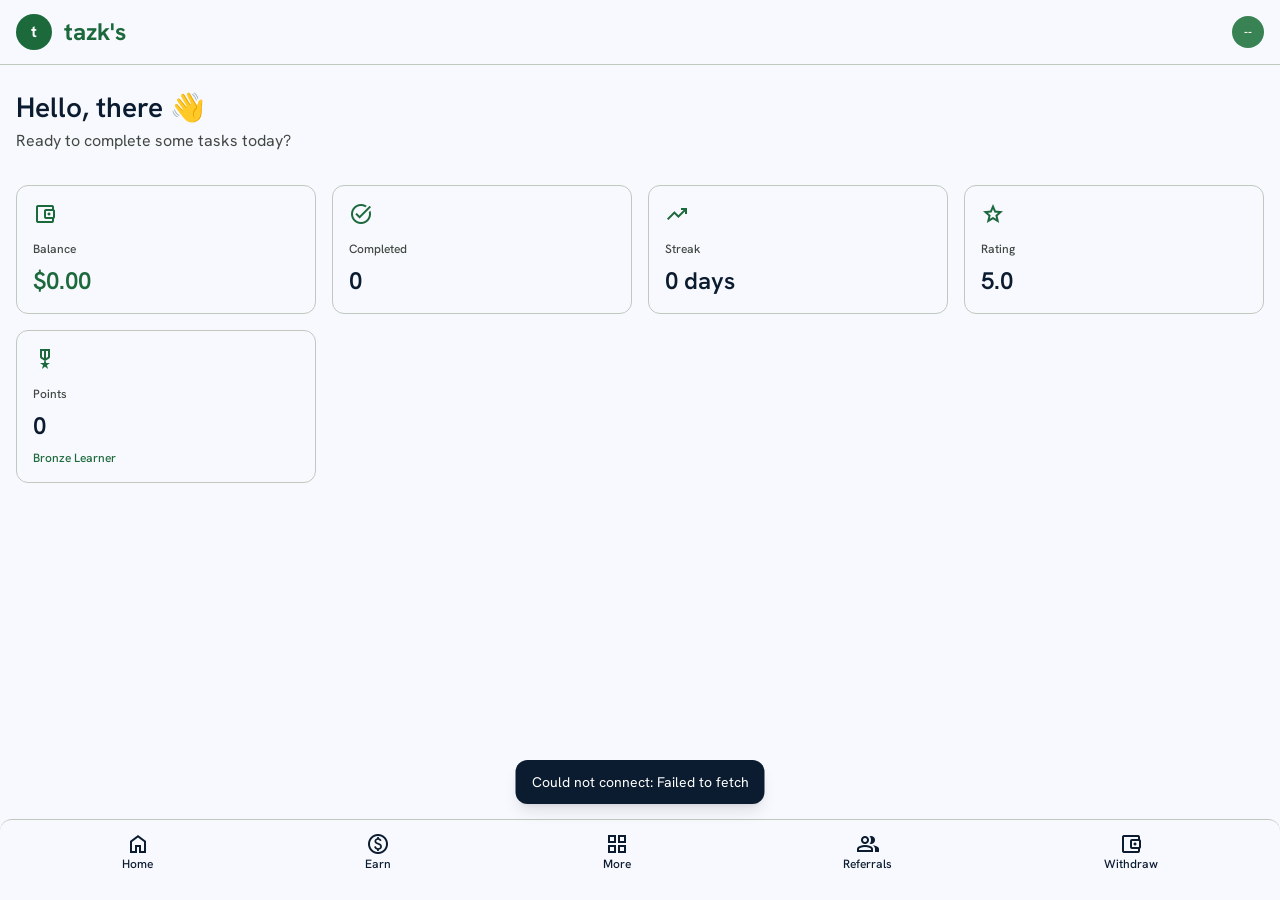
<file: frontend/index.html>
<!DOCTYPE html>
<html class="light" lang="en">
<head>
<meta charset="utf-8"/>
<meta content="width=device-width, initial-scale=1.0" name="viewport"/>
<title>tazk's</title>
<!-- Offline: all assets are local (see static/LICENSES.md). Tailwind is pre-built from tailwind.config.js. -->
<script src="static/vendor/telegram-web-app.js"></script>
<link href="static/css/fonts.css" rel="stylesheet"/>
<link href="static/css/tazks.css" rel="stylesheet"/>
<style>
  body { font-family: 'Hanken Grotesk', sans-serif; }
  .material-symbols-outlined { font-variation-settings: 'FILL' 0, 'wght' 400, 'GRAD' 0, 'opsz' 24; }
  .active-scale:active { transform: scale(0.95); transition: transform 0.15s ease; }
  .no-scrollbar::-webkit-scrollbar { display: none; }
  .no-scrollbar { -ms-overflow-style: none; scrollbar-width: none; }
  .view { display: none; }
  .view.active { display: block; }
  .payout-card.active { border-color: #1c693c; background: #f6fff4; }
  .toast { position: fixed; bottom: 96px; left: 50%; transform: translateX(-50%); z-index: 100; }
</style>
</head>
<body class="bg-background text-on-background min-h-screen pb-24">

<header class="bg-surface border-b border-outline-variant z-50 sticky top-0">
  <div class="flex justify-between items-center px-margin-mobile h-16 w-full max-w-container-max mx-auto">
    <div class="flex items-center gap-3">
      <div class="w-9 h-9 rounded-full bg-primary flex items-center justify-center text-white font-bold">t</div>
      <span class="text-headline-md font-headline-md font-bold text-primary">tazk's</span>
    </div>
    <div id="user-badge" class="w-8 h-8 rounded-full bg-primary-container flex items-center justify-center text-on-primary-container font-bold text-label-md">--</div>
  </div>
</header>

<main class="max-w-container-max mx-auto px-margin-mobile pt-6">

  <!-- HOME -->
  <section id="view-home" class="view active space-y-8">
    <div class="space-y-1">
      <h1 class="font-headline-lg-mobile text-headline-lg-mobile text-on-surface">Hello, <span id="home-name">there</span> 👋</h1>
      <p class="font-body-md text-body-md text-on-surface-variant">Ready to complete some tasks today?</p>
    </div>
    <section class="grid grid-cols-2 md:grid-cols-4 gap-4">
      <div class="bg-surface p-4 rounded-xl border border-outline-variant space-y-2">
        <span class="material-symbols-outlined text-primary">account_balance_wallet</span>
        <p class="font-label-md text-label-md text-on-surface-variant">Balance</p>
        <p class="font-headline-md text-headline-md text-primary">$<span id="stat-balance">0.00</span></p>
      </div>
      <div class="bg-surface p-4 rounded-xl border border-outline-variant space-y-2">
        <span class="material-symbols-outlined text-primary">task_alt</span>
        <p class="font-label-md text-label-md text-on-surface-variant">Completed</p>
        <p class="font-headline-md text-headline-md text-on-surface"><span id="stat-completed">0</span></p>
      </div>
      <div class="bg-surface p-4 rounded-xl border border-outline-variant space-y-2">
        <span class="material-symbols-outlined text-primary">trending_up</span>
        <p class="font-label-md text-label-md text-on-surface-variant">Streak</p>
        <p class="font-headline-md text-headline-md text-on-surface"><span id="stat-streak">0</span> days</p>
      </div>
      <div class="bg-surface p-4 rounded-xl border border-outline-variant space-y-2">
        <span class="material-symbols-outlined text-primary">star</span>
        <p class="font-label-md text-label-md text-on-surface-variant">Rating</p>
        <p class="font-headline-md text-headline-md text-on-surface"><span id="stat-rating">5.0</span></p>
      </div>
      <div class="bg-surface p-4 rounded-xl border border-outline-variant space-y-2">
        <span class="material-symbols-outlined text-primary">military_tech</span>
        <p class="font-label-md text-label-md text-on-surface-variant">Points</p>
        <p class="font-headline-md text-headline-md text-on-surface"><span id="stat-points">0</span></p>
        <p id="stat-level" class="font-label-md text-label-md text-primary">Bronze Learner</p>
      </div>
    </section>

    <!-- TUTORIALS -->
    <section id="tutorials-section" class="space-y-3 hidden">
      <h2 class="font-headline-md text-headline-md text-on-surface">Tutorials</h2>
      <div class="relative bg-black rounded-xl overflow-hidden aspect-video">
        <iframe id="tutorial-player" class="w-full h-full" src="" frameborder="0"
          allow="accelerometer; autoplay; encrypted-media; gyroscope; picture-in-picture" allowfullscreen></iframe>
      </div>
      <button id="tutorial-fullscreen-btn" class="w-full bg-primary-container text-on-primary-container py-2 rounded-lg text-label-md font-label-md">Watch Fullscreen (earns points)</button>
      <div class="relative flex items-center gap-2">
        <button id="tutorial-prev-btn" class="flex-shrink-0 bg-surface border border-outline-variant rounded-full w-9 h-9 flex items-center justify-center">
          <span class="material-symbols-outlined text-lg">chevron_left</span>
        </button>
        <div id="tutorial-card" class="flex-1 flex gap-3 bg-surface border border-outline-variant rounded-lg p-3 cursor-pointer overflow-hidden"></div>
        <button id="tutorial-next-btn" class="flex-shrink-0 bg-surface border border-outline-variant rounded-full w-9 h-9 flex items-center justify-center">
          <span class="material-symbols-outlined text-lg">chevron_right</span>
        </button>
      </div>
      <div id="tutorial-dots" class="flex justify-center gap-2"></div>
    </section>

    <!-- PROMOTIONS -->
    <section id="promo-section" class="space-y-3 hidden">
      <h2 class="font-headline-md text-headline-md text-on-surface">Promotions</h2>
      <div id="promo-carousel" class="relative rounded-xl overflow-hidden bg-surface border border-outline-variant" style="aspect-ratio: 16/9;"></div>
      <div id="promo-dots" class="flex justify-center gap-2"></div>
    </section>

    <!-- MOMENTS (gifs/animations) -->
    <section id="moments-section" class="space-y-3 hidden">
      <h2 class="font-headline-md text-headline-md text-on-surface">Moments</h2>
      <div id="moments-strip" class="flex gap-3 overflow-x-auto no-scrollbar pb-2"></div>
    </section>
  </section>

  <!-- EARN -->
  <section id="view-earn" class="view space-y-8">
    <section class="p-6 rounded-2xl shadow-lg relative overflow-hidden text-on-primary-container bg-primary">
      <p class="font-label-lg text-label-lg opacity-90 mb-1">Available Balance</p>
      <h1 class="font-headline-xl text-headline-xl tracking-tight mb-2">$<span id="earn-balance">0.00</span></h1>
      <p class="font-body-sm text-body-sm opacity-90"><span id="earn-pending-count">0</span> submissions pending review</p>
    </section>
    <section>
      <h2 class="font-headline-md text-headline-md text-on-surface mb-4">Earn Rewards</h2>
      <div id="task-list" class="grid grid-cols-1 md:grid-cols-2 gap-4"></div>
    </section>
  </section>

  <!-- MORE -->
  <section id="view-more" class="view space-y-8">
    <section>
      <h2 class="font-headline-md text-headline-md text-on-surface mb-1">Daily Reward</h2>
      <p class="font-body-sm text-body-sm text-on-surface-variant mb-4">Current streak: <span id="daily-streak">0</span> day(s)</p>
      <button id="claim-daily-btn" class="w-full bg-primary text-white font-label-lg text-label-lg py-4 rounded-xl active-scale">Claim today's reward</button>
    </section>
  </section>

  <!-- REFERRALS -->
  <section id="view-referrals" class="view space-y-8">
    <section class="rounded-xl bg-primary text-white p-6 space-y-2">
      <h2 class="font-headline-md text-headline-md">Share the Wealth, Get Rewards</h2>
      <p class="font-body-sm text-body-sm opacity-90">Invite your friends and earn once they're active in the app.</p>
    </section>
    <section class="grid grid-cols-2 gap-4">
      <div class="bg-surface p-4 rounded-xl border border-outline-variant">
        <p class="font-label-md text-label-md text-on-surface-variant">Total Referrals</p>
        <p class="font-headline-md text-headline-md text-primary"><span id="ref-count">0</span></p>
      </div>
      <div class="bg-surface p-4 rounded-xl border border-outline-variant">
        <p class="font-label-md text-label-md text-on-surface-variant">Earned from Referrals</p>
        <p class="font-headline-md text-headline-md text-primary">$<span id="ref-earned">0.00</span></p>
      </div>
    </section>
    <section class="bg-surface border border-outline-variant rounded-xl p-4 space-y-3">
      <p class="font-label-md text-label-md text-on-surface-variant">Your Referral Code</p>
      <div class="flex items-center justify-between">
        <span id="ref-code" class="font-bold text-lg">------</span>
        <button id="copy-ref-btn" class="bg-primary-container text-on-primary-container px-3 py-2 rounded-lg text-label-md active-scale">Copy link</button>
      </div>
    </section>
  </section>

  <!-- WITHDRAW -->
  <section id="view-withdraw" class="view space-y-8">
    <section class="rounded-xl bg-primary-container text-on-primary-container p-6">
      <p class="font-label-lg text-label-lg uppercase tracking-wider opacity-80 mb-1">Available Balance</p>
      <h2 class="font-headline-xl text-headline-xl">$<span id="wd-balance">0.00</span></h2>
    </section>
    <section>
      <h3 class="font-headline-md text-headline-md mb-4 text-on-surface">Choose Payout Method</h3>
      <div class="grid grid-cols-2 md:grid-cols-4 gap-4" id="payout-methods">
        <button class="payout-card active border border-outline-variant bg-white p-4 rounded-xl flex flex-col items-center justify-center gap-2" data-method="M-Pesa">
          <span class="material-symbols-outlined text-3xl text-primary">phone_android</span>
          <span class="font-label-md text-label-md">M-Pesa</span>
        </button>
        <button class="payout-card border border-outline-variant bg-white p-4 rounded-xl flex flex-col items-center justify-center gap-2" data-method="EthioTelebirr">
          <span class="material-symbols-outlined text-3xl text-primary">account_balance</span>
          <span class="font-label-md text-label-md">EthioTelebirr</span>
        </button>
        <button class="payout-card border border-outline-variant bg-white p-4 rounded-xl flex flex-col items-center justify-center gap-2" data-method="CBEBirr">
          <span class="material-symbols-outlined text-3xl text-primary">payments</span>
          <span class="font-label-md text-label-md">CBEBirr</span>
        </button>
        <button class="payout-card border border-outline-variant bg-white p-4 rounded-xl flex flex-col items-center justify-center gap-2" data-method="EBirr">
          <span class="material-symbols-outlined text-3xl text-primary">wallet</span>
          <span class="font-label-md text-label-md">EBirr</span>
        </button>
      </div>
    </section>
    <section class="bg-white border border-outline-variant rounded-xl p-6 shadow-sm space-y-6">
      <div class="space-y-2">
        <label class="block font-label-md text-label-md text-on-surface-variant">Amount to Withdraw</label>
        <input id="wd-amount" class="w-full px-4 py-4 rounded-lg border border-outline-variant outline-none" placeholder="0.00" type="number"/>
        <p class="text-body-sm font-body-sm text-on-surface-variant">Min: $10.00</p>
      </div>
      <div class="space-y-2">
        <label class="block font-label-md text-label-md text-on-surface-variant">Account Number / Phone</label>
        <input id="wd-account" class="w-full px-4 py-4 rounded-lg border border-outline-variant outline-none" placeholder="Enter your identifier" type="text"/>
      </div>
      <button id="wd-submit" class="w-full bg-primary text-white py-4 rounded-xl font-label-lg text-label-lg active-scale">Request Withdrawal</button>
      <p id="wd-status" class="text-body-sm font-body-sm text-on-surface-variant"></p>
    </section>
  </section>

</main>

<nav class="fixed bottom-0 left-0 w-full z-50 flex justify-around items-center px-4 py-2 pb-6 bg-surface border-t border-outline-variant rounded-t-xl">
  <a data-view="home" class="nav-link flex flex-col items-center justify-center px-3 py-1" href="#">
    <span class="material-symbols-outlined">home</span><span class="font-label-md text-label-md">Home</span>
  </a>
  <a data-view="earn" class="nav-link flex flex-col items-center justify-center px-3 py-1" href="#">
    <span class="material-symbols-outlined">monetization_on</span><span class="font-label-md text-label-md">Earn</span>
  </a>
  <a data-view="more" class="nav-link flex flex-col items-center justify-center px-3 py-1" href="#">
    <span class="material-symbols-outlined">grid_view</span><span class="font-label-md text-label-md">More</span>
  </a>
  <a data-view="referrals" class="nav-link flex flex-col items-center justify-center px-3 py-1" href="#">
    <span class="material-symbols-outlined">group</span><span class="font-label-md text-label-md">Referrals</span>
  </a>
  <a data-view="withdraw" class="nav-link flex flex-col items-center justify-center px-3 py-1" href="#">
    <span class="material-symbols-outlined">account_balance_wallet</span><span class="font-label-md text-label-md">Withdraw</span>
  </a>
</nav>

<div id="toast" class="toast hidden bg-on-surface text-white px-4 py-3 rounded-xl shadow-lg text-body-sm"></div>

<div id="fs-modal" class="hidden fixed inset-0 bg-black z-[200] flex flex-col">
  <div class="flex items-center justify-between p-3 text-white">
    <span id="fs-points-badge" class="bg-primary px-3 py-1 rounded-full text-label-md font-label-md"></span>
    <button id="fs-close-btn" class="text-white text-2xl px-2">&times;</button>
  </div>
  <div class="flex-1">
    <iframe id="fs-player" class="w-full h-full" src="" frameborder="0"
      allow="accelerometer; autoplay; encrypted-media; gyroscope; picture-in-picture" allowfullscreen></iframe>
  </div>
</div>

<script>
// ---------------------------------------------------------------------------
// CONFIG -- point this at your deployed backend (see README).
// ---------------------------------------------------------------------------
// API base: same-origin when the page is served by the backend on port 5000;
// otherwise local pages (localhost / 127.0.0.1 / file:) talk to http://<host>:5000,
// overridable with ?api=http://127.0.0.1:5099 (local pages only) or window.TAZKS_API_BASE.
// Anywhere else (Telegram / hosted) it stays the deployed backend below.
const API_BASE = (() => {
  const loc = window.location;
  const isLocal = loc.protocol === "file:" || ["localhost", "127.0.0.1"].includes(loc.hostname);
  if (typeof window.TAZKS_API_BASE === "string") return window.TAZKS_API_BASE.replace(/\/$/, "");
  const q = isLocal ? new URLSearchParams(loc.search).get("api") : null;
  if (q) return q.replace(/\/$/, "");
  if (isLocal) return loc.port === "5000" ? "" : `http://${loc.hostname || "127.0.0.1"}:5000`;
  return "https://tazks-realapi-2026.onrender.com"; // real backend URL (unchanged)
})();

const tg = window.Telegram?.WebApp;
let state = null;

function toast(msg) {
  const el = document.getElementById("toast");
  el.textContent = msg;
  el.classList.remove("hidden");
  setTimeout(() => el.classList.add("hidden"), 2500);
}

// -- Telegram plumbing: every backend call carries initData so the server
// can verify it really came from this Telegram user (see telegram_auth.py).
async function api(path, options = {}) {
  const headers = { "Content-Type": "application/json", ...(options.headers || {}) };
  if (tg?.initData) headers["X-Telegram-Init-Data"] = tg.initData;
  const res = await fetch(API_BASE + path, { ...options, headers });
  if (!res.ok) {
    const body = await res.json().catch(() => ({}));
    throw new Error(body.error || `Request failed (${res.status})`);
  }
  return res.json();
}

let currentView = "home";
const viewHistory = []; // previous screens, for the Telegram BackButton

function showView(name, fromBack = false) {
  if (!fromBack && name !== currentView) viewHistory.push(currentView);
  if (name === "home") viewHistory.length = 0;
  currentView = name;
  document.querySelectorAll(".view").forEach(v => v.classList.remove("active"));
  document.getElementById(`view-${name}`).classList.add("active");
  document.querySelectorAll(".nav-link").forEach(a => {
    const active = a.dataset.view === name;
    a.classList.toggle("text-primary", active);
    a.classList.toggle("text-on-surface-variant", !active);
  });
  tg?.BackButton?.[name === "home" ? "hide" : "show"]();
}

function goBack() {
  const fs = document.getElementById("fs-modal");
  if (!fs.classList.contains("hidden")) { document.getElementById("fs-close-btn").click(); return; }
  showView(viewHistory.pop() || "home", true);
}
tg?.BackButton?.onClick(goBack);

document.querySelectorAll(".nav-link").forEach(a => {
  a.addEventListener("click", (e) => { e.preventDefault(); showView(a.dataset.view); });
});

function renderTasks(tasks) {
  const list = document.getElementById("task-list");
  list.innerHTML = "";
  tasks.forEach(t => {
    const card = document.createElement("div");
    card.className = "bg-white p-5 rounded-xl border-l-4 border-primary border border-outline-variant active-scale cursor-pointer";
    card.innerHTML = `
      <div class="flex items-start justify-between mb-3">
        <span class="bg-primary-container text-on-primary-container px-3 py-1 rounded-full text-label-md font-label-md">${t.tag || ""}</span>
      </div>
      <h3 class="font-headline-md text-headline-md mb-1">${t.title}</h3>
      <p class="font-body-sm text-body-sm text-on-surface-variant mb-4">${t.description}</p>
      <div class="flex items-center justify-between border-t border-outline-variant pt-3">
        <span class="text-primary font-label-lg">Earn up to $${t.reward_max.toFixed(2)}/task</span>
        <button class="do-task bg-primary text-white px-4 py-2 rounded-lg text-label-md" data-id="${t.id}">Start</button>
      </div>`;
    list.appendChild(card);
  });
  list.querySelectorAll(".do-task").forEach(btn => {
    btn.addEventListener("click", async () => {
      try {
        const r = await api(`/api/tasks/${btn.dataset.id}/complete`, { method: "POST" });
        toast(`Submitted for review -- $${r.reward.toFixed(2)} pending`);
      } catch (e) { toast(e.message); }
    });
  });
}

function getYoutubeId(url) {
  if (!url) return null;
  const match = url.match(/(?:youtube\.com\/(?:watch\?v=|embed\/)|youtu\.be\/)([\w-]{11})/);
  return match ? match[1] : null;
}

function youtubeEmbedUrl(url, autoplay) {
  const id = getYoutubeId(url);
  if (!id) return "";
  return `https://www.youtube.com/embed/${id}?rel=0&modestbranding=1${autoplay ? "&autoplay=1&mute=1" : ""}`;
}

function levelForPoints(points) {
  if (points >= 300) return "Diamond Learner";
  if (points >= 150) return "Gold Learner";
  if (points >= 50) return "Silver Learner";
  return "Bronze Learner";
}

let watchedBannerIds = new Set();
let currentTutorialId = null;

let tutorialVideos = [];
let tutorialIndex = 0;

function selectTutorialByIndex(i) {
  if (!tutorialVideos.length) return;
  tutorialIndex = (i + tutorialVideos.length) % tutorialVideos.length;
  const v = tutorialVideos[tutorialIndex];
  currentTutorialId = v.id;
  document.getElementById("tutorial-player").src = youtubeEmbedUrl(v.link_url, true);
  renderTutorialCard(v);
}

function renderTutorialCard(v) {
  const thumb = v.image_url || (getYoutubeId(v.link_url) ? `https://img.youtube.com/vi/${getYoutubeId(v.link_url)}/hqdefault.jpg` : "");
  const watched = watchedBannerIds.has(v.id);
  const card = document.getElementById("tutorial-card");
  card.innerHTML = `
    <div class="relative w-20 h-20 flex-shrink-0">
      <img src="${thumb}" class="w-20 h-20 object-cover rounded-md" alt="">
      ${watched ? '<span class="absolute -top-1 -right-1 bg-primary text-white rounded-full w-5 h-5 flex items-center justify-center text-xs">✓</span>' : ""}
    </div>
    <div class="min-w-0 flex-1">
      <p class="font-label-lg text-label-lg leading-tight mb-1">${v.title}</p>
      <p class="text-xs text-on-surface-variant leading-snug" style="display:-webkit-box;-webkit-line-clamp:3;-webkit-box-orient:vertical;overflow:hidden;">${v.description || ""}</p>
    </div>`;

  const dots = document.getElementById("tutorial-dots");
  dots.innerHTML = "";
  tutorialVideos.forEach((_, i) => {
    const dot = document.createElement("span");
    dot.className = `w-2 h-2 rounded-full cursor-pointer ${i === tutorialIndex ? "bg-primary" : "bg-outline-variant"}`;
    dot.addEventListener("click", () => selectTutorialByIndex(i));
    dots.appendChild(dot);
  });
}

function renderTutorials(videos) {
  const section = document.getElementById("tutorials-section");
  if (!videos || videos.length === 0) { section.classList.add("hidden"); return; }
  section.classList.remove("hidden");
  tutorialVideos = videos;

  const keepIndex = tutorialVideos.findIndex(v => v.id === currentTutorialId);
  selectTutorialByIndex(keepIndex >= 0 ? keepIndex : 0);
}

document.getElementById("tutorial-prev-btn").addEventListener("click", () => selectTutorialByIndex(tutorialIndex - 1));
document.getElementById("tutorial-next-btn").addEventListener("click", () => selectTutorialByIndex(tutorialIndex + 1));
document.getElementById("tutorial-card").addEventListener("click", () => {
  const v = tutorialVideos[tutorialIndex];
  if (v) openFullscreenVideo(v);
});

// swipe support on the card (left = next, right = prev)
(() => {
  let touchStartX = null;
  const card = document.getElementById("tutorial-card");
  card.addEventListener("touchstart", (e) => { touchStartX = e.touches[0].clientX; });
  card.addEventListener("touchend", (e) => {
    if (touchStartX === null) return;
    const dx = e.changedTouches[0].clientX - touchStartX;
    if (Math.abs(dx) > 40) selectTutorialByIndex(tutorialIndex + (dx < 0 ? 1 : -1));
    touchStartX = null;
  });
})();

let promoTimer = null;

function renderPromos(photos) {
  const section = document.getElementById("promo-section");
  const carousel = document.getElementById("promo-carousel");
  const dots = document.getElementById("promo-dots");
  clearInterval(promoTimer);

  if (!photos || photos.length === 0) { section.classList.add("hidden"); return; }
  section.classList.remove("hidden");

  let idx = 0;
  function show(i) {
    idx = i;
    const p = photos[idx];
    carousel.innerHTML = `
      <img src="${p.image_url}" class="w-full h-full object-cover" alt="">
      <div class="absolute bottom-0 left-0 right-0 bg-gradient-to-t from-black/70 to-transparent p-3">
        <p class="text-white font-label-lg text-label-lg">${p.title}</p>
        <p class="text-white/90 text-xs">${p.description || ""}</p>
      </div>`;
    carousel.style.cursor = p.link_url ? "pointer" : "default";
    carousel.onclick = p.link_url ? () => { tg?.openLink ? tg.openLink(p.link_url) : window.open(p.link_url, "_blank"); } : null;
    dots.querySelectorAll("span").forEach((d, i2) => d.classList.toggle("bg-primary", i2 === idx));
  }

  dots.innerHTML = "";
  photos.forEach((_, i) => {
    const dot = document.createElement("span");
    dot.className = "w-2 h-2 rounded-full bg-outline-variant cursor-pointer";
    dot.addEventListener("click", () => show(i));
    dots.appendChild(dot);
  });

  show(0);
  promoTimer = setInterval(() => show((idx + 1) % photos.length), 4000);
}

function renderMoments(gifs) {
  const section = document.getElementById("moments-section");
  const strip = document.getElementById("moments-strip");
  if (!gifs || gifs.length === 0) { section.classList.add("hidden"); return; }
  section.classList.remove("hidden");
  strip.innerHTML = "";
  gifs.forEach(g => {
    const card = document.createElement("div");
    card.className = "flex-shrink-0 bg-surface border border-outline-variant rounded-lg overflow-hidden";
    card.style.maxHeight = "160px";
    card.innerHTML = `
      <img src="${g.image_url}" class="h-[120px] w-auto object-contain" alt="">
      ${g.title ? `<p class="text-xs text-center px-2 py-1 truncate max-w-[160px]">${g.title}</p>` : ""}`;
    if (g.link_url) {
      card.style.cursor = "pointer";
      card.addEventListener("click", () => { tg?.openLink ? tg.openLink(g.link_url) : window.open(g.link_url, "_blank"); });
    }
    strip.appendChild(card);
  });
}

async function openFullscreenVideo(banner) {
  document.getElementById("fs-player").src = youtubeEmbedUrl(banner.link_url, true);
  document.getElementById("fs-modal").classList.remove("hidden");
  document.getElementById("fs-points-badge").textContent = watchedBannerIds.has(banner.id)
    ? "Already earned" : `+${banner.points} pts`;

  if (!watchedBannerIds.has(banner.id)) {
    try {
      const r = await api(`/api/banners/${banner.id}/watch`, { method: "POST" });
      if (r.newly_awarded) {
        watchedBannerIds.add(banner.id);
        document.getElementById("stat-points").textContent = r.total_points;
        document.getElementById("stat-level").textContent = levelForPoints(r.total_points);
        toast(`+${r.newly_awarded} points earned!`);
        if (r.bonus_awarded) toast(`Tutorials complete! +${r.bonus_awarded} bonus points`);
      }
    } catch (e) { /* points are a bonus feature, don't block video playback on failure */ }
  }
}

document.getElementById("tutorial-fullscreen-btn").addEventListener("click", () => {
  const banner = state.banners.find(b => b.id === currentTutorialId);
  if (banner) openFullscreenVideo(banner);
});

document.getElementById("fs-close-btn").addEventListener("click", () => {
  document.getElementById("fs-modal").classList.add("hidden");
  document.getElementById("fs-player").src = "";
});

function renderBanners(banners) {
  const videos = (banners || []).filter(b => b.media_type === "video" && b.link_url);
  const photos = (banners || []).filter(b => b.media_type === "photo" && b.image_url);
  const gifs = (banners || []).filter(b => b.media_type === "gif" && b.image_url);
  renderTutorials(videos);
  renderPromos(photos);
  renderMoments(gifs);
}

function renderState() {
  const u = state.user;
  watchedBannerIds = new Set(state.watched_banner_ids || []);
  document.getElementById("user-badge").textContent = (u.first_name || "?").slice(0, 2).toUpperCase();
  document.getElementById("home-name").textContent = u.first_name || "there";
  document.getElementById("stat-balance").textContent = u.balance.toFixed(2);
  document.getElementById("stat-completed").textContent = u.completed_tasks;
  document.getElementById("stat-streak").textContent = state.daily.streak;
  document.getElementById("stat-rating").textContent = u.rating.toFixed(1);
  document.getElementById("stat-points").textContent = u.points || 0;
  document.getElementById("stat-level").textContent = levelForPoints(u.points || 0);
  renderBanners(state.banners);

  document.getElementById("earn-balance").textContent = u.balance.toFixed(2);
  renderTasks(state.tasks);

  document.getElementById("daily-streak").textContent = state.daily.streak;
  const claimBtn = document.getElementById("claim-daily-btn");
  claimBtn.disabled = state.daily.claimed_today;
  claimBtn.textContent = state.daily.claimed_today ? "Already claimed today" : "Claim today's reward";
  claimBtn.classList.toggle("opacity-50", state.daily.claimed_today);

  document.getElementById("ref-count").textContent = state.referrals.count;
  document.getElementById("ref-earned").textContent = state.referrals.earned.toFixed(2);
  document.getElementById("ref-code").textContent = state.referrals.code;

  document.getElementById("wd-balance").textContent = u.balance.toFixed(2);
}

document.getElementById("claim-daily-btn").addEventListener("click", async () => {
  try {
    const r = await api("/api/rewards/daily/claim", { method: "POST" });
    toast(`+$${r.reward.toFixed(2)} claimed! Streak: ${r.streak}`);
    await loadState();
  } catch (e) { toast(e.message); }
});

document.getElementById("copy-ref-btn").addEventListener("click", () => {
  const code = document.getElementById("ref-code").textContent;
  const botUsername = "Tazksearn_bot"; // no @ symbol needed
  const link = `https://t.me/${botUsername}?start=${code}`;
  navigator.clipboard?.writeText(link);
  toast("Referral link copied");
});

document.querySelectorAll(".payout-card").forEach(btn => {
  btn.addEventListener("click", () => {
    document.querySelectorAll(".payout-card").forEach(b => b.classList.remove("active"));
    btn.classList.add("active");
  });
});

document.getElementById("wd-submit").addEventListener("click", async () => {
  const amount = document.getElementById("wd-amount").value;
  const account = document.getElementById("wd-account").value;
  const method = document.querySelector(".payout-card.active")?.dataset.method;
  const statusEl = document.getElementById("wd-status");
  try {
    const r = await api("/api/withdraw", { method: "POST", body: JSON.stringify({ amount, account, method }) });
    statusEl.textContent = r.message;
    toast("Withdrawal request submitted for review");
    await loadState();
  } catch (e) {
    statusEl.textContent = e.message;
  }
});

async function loadState() {
  state = await api("/api/state");
  renderState();
}

async function boot() {
  tg?.ready();
  tg?.expand();
  try {
    await api("/api/auth", { method: "POST" }); // creates the user on first visit
    await loadState();
  } catch (e) {
    toast("Could not connect: " + e.message);
  }
}

boot();
</script>
</body>
</html>
</file>
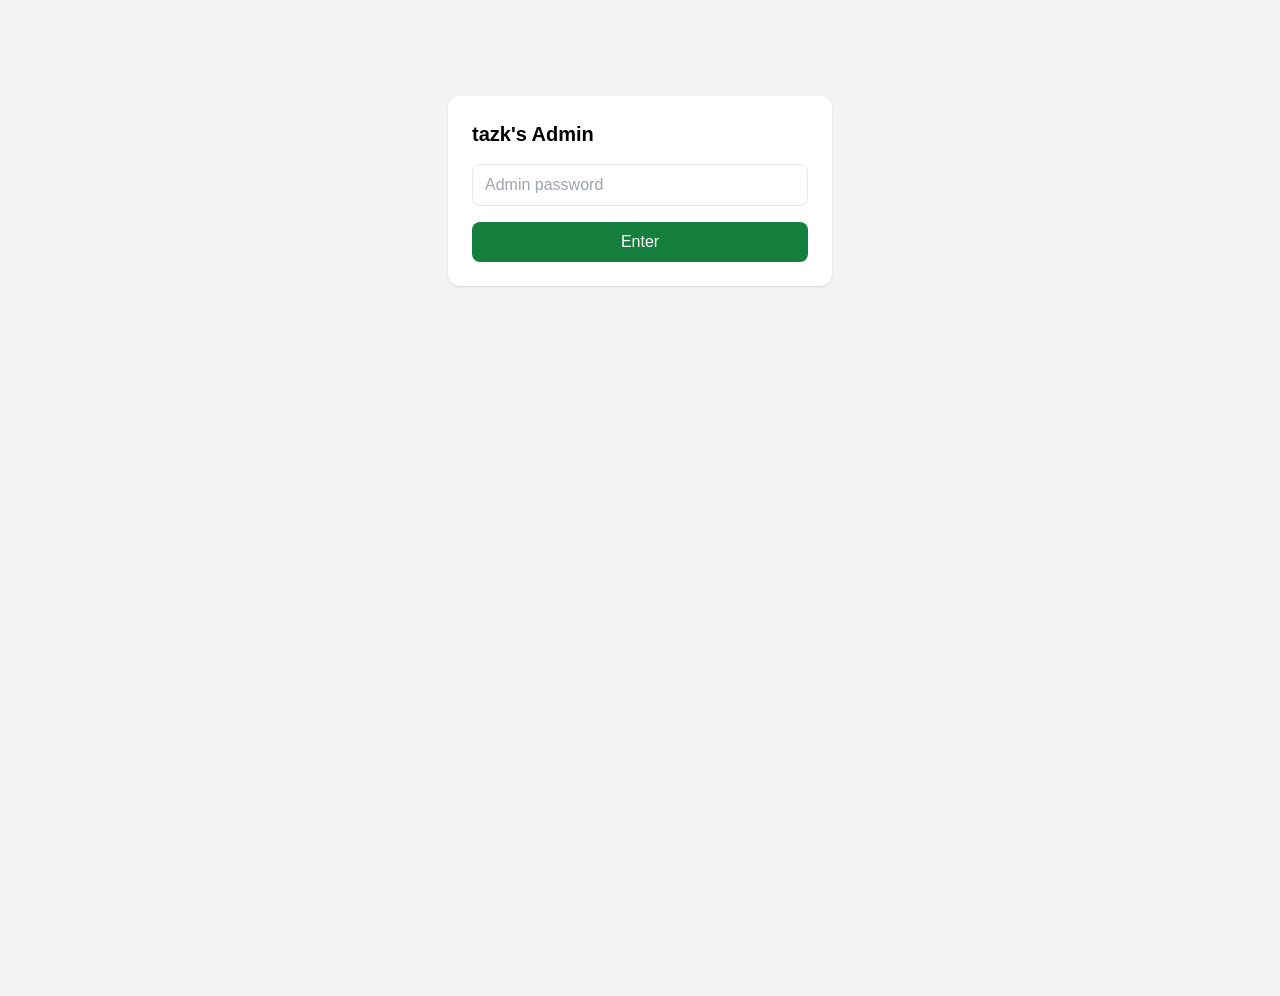
<file: frontend/admin.html>
<!DOCTYPE html>
<html lang="en">
<head>
<meta charset="utf-8"/>
<meta content="width=device-width, initial-scale=1.0" name="viewport"/>
<title>tazk's Admin</title>
<link href="static/css/admin.css" rel="stylesheet"/>
<style>body{font-family:sans-serif;}</style>
</head>
<body class="bg-gray-100 min-h-screen">

<div id="login-screen" class="max-w-sm mx-auto mt-24 bg-white p-6 rounded-xl shadow space-y-4">
  <h1 class="text-xl font-bold">tazk's Admin</h1>
  <input id="secret-input" type="password" placeholder="Admin password" class="w-full border rounded-lg px-3 py-2"/>
  <button id="login-btn" class="w-full bg-green-700 text-white py-2 rounded-lg">Enter</button>
  <p id="login-error" class="text-red-600 text-sm hidden">Wrong password or can't reach the server.</p>
</div>

<div id="admin-panel" class="hidden max-w-3xl mx-auto p-6 space-y-10">
  <h1 class="text-2xl font-bold text-green-800">tazk's Admin</h1>

  <section class="bg-white rounded-xl shadow p-5 space-y-4">
    <h2 class="text-lg font-semibold">Add a Task</h2>
    <div class="grid grid-cols-2 gap-3">
      <input id="t-title" placeholder="Title" class="border rounded-lg px-3 py-2 col-span-2"/>
      <input id="t-desc" placeholder="Description" class="border rounded-lg px-3 py-2 col-span-2"/>
      <input id="t-category" placeholder="Category (e.g. social, ads, surveys)" class="border rounded-lg px-3 py-2"/>
      <input id="t-tag" placeholder="Tag badge (e.g. High Yield)" class="border rounded-lg px-3 py-2"/>
      <input id="t-min" type="number" step="0.01" placeholder="Min reward $" class="border rounded-lg px-3 py-2"/>
      <input id="t-max" type="number" step="0.01" placeholder="Max reward $" class="border rounded-lg px-3 py-2"/>
    </div>
    <button id="add-task-btn" class="bg-green-700 text-white px-4 py-2 rounded-lg">Add Task</button>
  </section>

  <section class="bg-white rounded-xl shadow p-5 space-y-3">
    <h2 class="text-lg font-semibold">Existing Tasks</h2>
    <div id="task-table" class="space-y-2"></div>
  </section>

  <section class="bg-white rounded-xl shadow p-5 space-y-3">
    <h2 class="text-lg font-semibold">Pending Submissions</h2>
    <p class="text-sm text-gray-500">Approve to credit the task reward to the user's balance (once). Reject to refuse it.</p>
    <div id="completion-table" class="space-y-2"></div>
  </section>

  <section class="bg-white rounded-xl shadow p-5 space-y-4">
    <h2 class="text-lg font-semibold">Add Media (Tutorial Video / Promo Photo / Moment Gif)</h2>
    <div class="grid grid-cols-2 gap-3">
      <select id="b-type" class="border rounded-lg px-3 py-2 col-span-2">
        <option value="video">Tutorial Video (YouTube link)</option>
        <option value="photo">Promo Photo (slideshow)</option>
        <option value="gif">Moment (gif/animation)</option>
        <option value="link">Plain link (opens in browser)</option>
      </select>
      <input id="b-title" placeholder="Title / short name" class="border rounded-lg px-3 py-2 col-span-2"/>
      <input id="b-desc" placeholder="Description (max ~3 lines shown)" class="border rounded-lg px-3 py-2 col-span-2"/>
      <input id="b-image" placeholder="Image/thumbnail URL (optional for video -- auto-fetched from YouTube if blank)" class="border rounded-lg px-3 py-2 col-span-2"/>
      <input id="b-link" placeholder="Link URL (YouTube URL for videos, or any link)" class="border rounded-lg px-3 py-2 col-span-2"/>
      <input id="b-points" type="number" placeholder="Points (videos only, e.g. 10)" class="border rounded-lg px-3 py-2"/>
      <input id="b-order" type="number" placeholder="Sort order (0 = first)" class="border rounded-lg px-3 py-2"/>
    </div>
    <button id="add-banner-btn" class="bg-green-700 text-white px-4 py-2 rounded-lg">Add</button>
  </section>

  <section class="bg-white rounded-xl shadow p-5 space-y-3">
    <h2 class="text-lg font-semibold">Existing Media</h2>
    <div id="banner-table" class="space-y-2"></div>
  </section>
</div>

<script>
// API base: same-origin when the page is served by the backend on port 5000;
// otherwise local pages (localhost / 127.0.0.1 / file:) talk to http://<host>:5000,
// overridable with ?api=http://127.0.0.1:5099 (local pages only) or window.TAZKS_API_BASE.
// Anywhere else (Telegram / hosted) it stays the deployed backend below.
const API_BASE = (() => {
  const loc = window.location;
  const isLocal = loc.protocol === "file:" || ["localhost", "127.0.0.1"].includes(loc.hostname);
  if (typeof window.TAZKS_API_BASE === "string") return window.TAZKS_API_BASE.replace(/\/$/, "");
  const q = isLocal ? new URLSearchParams(loc.search).get("api") : null;
  if (q) return q.replace(/\/$/, "");
  if (isLocal) return loc.port === "5000" ? "" : `http://${loc.hostname || "127.0.0.1"}:5000`;
  return "https://tazks-realapi-2026.onrender.com"; // real backend URL (unchanged)
})();

let SECRET = "";

async function adminApi(path, options = {}) {
  const headers = { "Content-Type": "application/json", "X-Admin-Secret": SECRET, ...(options.headers || {}) };
  const res = await fetch(API_BASE + path, { ...options, headers });
  if (!res.ok) throw new Error((await res.json().catch(() => ({}))).error || `Request failed (${res.status})`);
  return res.json();
}

document.getElementById("login-btn").addEventListener("click", async () => {
  SECRET = document.getElementById("secret-input").value.trim();
  try {
    await loadTasks();
    await loadBanners();
    await loadCompletions();
    document.getElementById("login-screen").classList.add("hidden");
    document.getElementById("admin-panel").classList.remove("hidden");
  } catch (e) {
    document.getElementById("login-error").classList.remove("hidden");
  }
});

function taskRow(t) {
  const div = document.createElement("div");
  div.className = "flex items-center justify-between border rounded-lg px-3 py-2";
  div.innerHTML = `
    <div>
      <p class="font-medium">${t.title} <span class="text-xs text-gray-500">(${t.category}${t.tag ? ", " + t.tag : ""})</span></p>
      <p class="text-sm text-gray-600">${t.description}</p>
      <p class="text-sm text-green-700">$${t.reward_min.toFixed(2)} - $${t.reward_max.toFixed(2)} ${t.is_active ? "" : "<span class='text-red-500'>(inactive)</span>"}</p>
    </div>
    <div class="flex gap-2">
      <button class="toggle-task text-sm bg-gray-200 px-2 py-1 rounded" data-id="${t.id}" data-active="${t.is_active}">${t.is_active ? "Disable" : "Enable"}</button>
      <button class="delete-task text-sm bg-red-100 text-red-700 px-2 py-1 rounded" data-id="${t.id}">Delete</button>
    </div>`;
  return div;
}

async function loadTasks() {
  const { tasks } = await adminApi("/api/admin/tasks");
  const table = document.getElementById("task-table");
  table.innerHTML = "";
  tasks.forEach(t => table.appendChild(taskRow(t)));

  table.querySelectorAll(".delete-task").forEach(btn => btn.addEventListener("click", async () => {
    if (!confirm("Delete this task?")) return;
    await adminApi(`/api/admin/tasks/${btn.dataset.id}`, { method: "DELETE" });
    loadTasks();
  }));
  table.querySelectorAll(".toggle-task").forEach(btn => btn.addEventListener("click", async () => {
    const t = tasks.find(x => x.id == btn.dataset.id);
    t.is_active = t.is_active ? 0 : 1;
    await adminApi(`/api/admin/tasks/${t.id}`, { method: "PUT", body: JSON.stringify(t) });
    loadTasks();
  }));
}

document.getElementById("add-task-btn").addEventListener("click", async () => {
  const body = {
    title: document.getElementById("t-title").value,
    description: document.getElementById("t-desc").value,
    category: document.getElementById("t-category").value,
    tag: document.getElementById("t-tag").value,
    reward_min: document.getElementById("t-min").value,
    reward_max: document.getElementById("t-max").value,
  };
  try {
    await adminApi("/api/admin/tasks", { method: "POST", body: JSON.stringify(body) });
    ["t-title", "t-desc", "t-category", "t-tag", "t-min", "t-max"].forEach(id => document.getElementById(id).value = "");
    loadTasks();
  } catch (e) { alert(e.message); }
});

const esc = (v) => String(v ?? "").replace(/[&<>"']/g, ch => ({"&":"&amp;","<":"&lt;",">":"&gt;",'"':"&quot;","'":"&#39;"}[ch]));

function completionRow(c) {
  const div = document.createElement("div");
  div.className = "flex items-center justify-between border rounded-lg px-3 py-2";
  const who = c.username ? "@" + c.username : (c.first_name || "user") + " (" + c.telegram_id + ")";
  div.innerHTML = `
    <div>
      <p class="font-medium">${esc(c.task_title || "Task #" + c.task_id)} <span class="text-xs text-gray-500">#${c.id}</span></p>
      <p class="text-sm text-gray-600">${esc(who)} &middot; ${esc(c.created_at)}</p>
      <p class="text-sm text-green-700">$${c.reward.toFixed(2)}</p>
    </div>
    <div class="flex gap-2">
      <button class="approve-completion text-sm bg-green-700 text-white px-2 py-1 rounded" data-id="${c.id}">Approve</button>
      <button class="reject-completion text-sm bg-red-100 text-red-700 px-2 py-1 rounded" data-id="${c.id}">Reject</button>
    </div>`;
  return div;
}

async function loadCompletions() {
  const { completions } = await adminApi("/api/admin/completions?status=pending_review");
  const table = document.getElementById("completion-table");
  table.innerHTML = completions.length ? "" : '<p class="text-sm text-gray-500">Nothing waiting for review.</p>';
  completions.forEach(c => table.appendChild(completionRow(c)));

  table.querySelectorAll(".approve-completion").forEach(btn => btn.addEventListener("click", async () => {
    try { await adminApi(`/api/admin/completions/${btn.dataset.id}/approve`, { method: "POST" }); }
    catch (e) { alert(e.message); }
    loadCompletions();
  }));
  table.querySelectorAll(".reject-completion").forEach(btn => btn.addEventListener("click", async () => {
    if (!confirm("Reject this submission?")) return;
    try { await adminApi(`/api/admin/completions/${btn.dataset.id}/reject`, { method: "POST" }); }
    catch (e) { alert(e.message); }
    loadCompletions();
  }));
}

function bannerRow(b) {
  const div = document.createElement("div");
  div.className = "flex items-center justify-between border rounded-lg px-3 py-2";
  div.innerHTML = `
    <div>
      <p class="font-medium">${b.title} <span class="text-xs bg-gray-200 px-2 py-0.5 rounded">${b.media_type}</span> ${b.is_active ? "" : "<span class='text-red-500 text-xs'>(inactive)</span>"}</p>
      <p class="text-sm text-gray-600">${b.description || ""}</p>
      <p class="text-sm text-blue-600 break-all">${b.link_url || ""}</p>
      ${b.media_type === "video" ? `<p class="text-sm text-green-700">${b.points} points</p>` : ""}
    </div>
    <div class="flex gap-2">
      <button class="toggle-banner text-sm bg-gray-200 px-2 py-1 rounded" data-id="${b.id}">${b.is_active ? "Disable" : "Enable"}</button>
      <button class="delete-banner text-sm bg-red-100 text-red-700 px-2 py-1 rounded" data-id="${b.id}">Delete</button>
    </div>`;
  return div;
}

async function loadBanners() {
  const { banners } = await adminApi("/api/admin/banners");
  const table = document.getElementById("banner-table");
  table.innerHTML = "";
  banners.forEach(b => table.appendChild(bannerRow(b)));

  table.querySelectorAll(".delete-banner").forEach(btn => btn.addEventListener("click", async () => {
    if (!confirm("Delete this banner?")) return;
    await adminApi(`/api/admin/banners/${btn.dataset.id}`, { method: "DELETE" });
    loadBanners();
  }));
  table.querySelectorAll(".toggle-banner").forEach(btn => btn.addEventListener("click", async () => {
    const b = banners.find(x => x.id == btn.dataset.id);
    b.is_active = b.is_active ? 0 : 1;
    await adminApi(`/api/admin/banners/${b.id}`, { method: "PUT", body: JSON.stringify(b) });
    loadBanners();
  }));
}

document.getElementById("add-banner-btn").addEventListener("click", async () => {
  const body = {
    media_type: document.getElementById("b-type").value,
    title: document.getElementById("b-title").value,
    description: document.getElementById("b-desc").value,
    image_url: document.getElementById("b-image").value,
    link_url: document.getElementById("b-link").value,
    points: document.getElementById("b-points").value || 0,
    sort_order: document.getElementById("b-order").value || 0,
  };
  try {
    await adminApi("/api/admin/banners", { method: "POST", body: JSON.stringify(body) });
    ["b-title", "b-desc", "b-image", "b-link", "b-points", "b-order"].forEach(id => document.getElementById(id).value = "");
    loadBanners();
  } catch (e) { alert(e.message); }
});
</script>
</body>
</html>
</file>
<file: frontend/static/css/fonts.css>
/* Local copies of Google Fonts: Hanken Grotesk (SIL OFL 1.1), Material Symbols Outlined (Apache 2.0). */
/* cyrillic-ext */
@font-face {
  font-family: 'Hanken Grotesk';
  font-style: normal;
  font-weight: 400;
  font-display: swap;
  src: url(../fonts/hanken-grotesk-ieVn2YZDLWuGJpnzaiwFXS9tYtpQ59CjCQ.woff2) format('woff2');
  unicode-range: U+0460-052F, U+1C80-1C8A, U+20B4, U+2DE0-2DFF, U+A640-A69F, U+FE2E-FE2F;
}
/* vietnamese */
@font-face {
  font-family: 'Hanken Grotesk';
  font-style: normal;
  font-weight: 400;
  font-display: swap;
  src: url(../fonts/hanken-grotesk-ieVn2YZDLWuGJpnzaiwFXS9tYtpS59CjCQ.woff2) format('woff2');
  unicode-range: U+0102-0103, U+0110-0111, U+0128-0129, U+0168-0169, U+01A0-01A1, U+01AF-01B0, U+0300-0301, U+0303-0304, U+0308-0309, U+0323, U+0329, U+1EA0-1EF9, U+20AB;
}
/* latin-ext */
@font-face {
  font-family: 'Hanken Grotesk';
  font-style: normal;
  font-weight: 400;
  font-display: swap;
  src: url(../fonts/hanken-grotesk-ieVn2YZDLWuGJpnzaiwFXS9tYtpT59CjCQ.woff2) format('woff2');
  unicode-range: U+0100-02BA, U+02BD-02C5, U+02C7-02CC, U+02CE-02D7, U+02DD-02FF, U+0304, U+0308, U+0329, U+1D00-1DBF, U+1E00-1E9F, U+1EF2-1EFF, U+2020, U+20A0-20AB, U+20AD-20C4, U+2113, U+2C60-2C7F, U+A720-A7FF;
}
/* latin */
@font-face {
  font-family: 'Hanken Grotesk';
  font-style: normal;
  font-weight: 400;
  font-display: swap;
  src: url(../fonts/hanken-grotesk-ieVn2YZDLWuGJpnzaiwFXS9tYtpd59A.woff2) format('woff2');
  unicode-range: U+0000-00FF, U+0131, U+0152-0153, U+02BB-02BC, U+02C6, U+02DA, U+02DC, U+0304, U+0308, U+0329, U+2000-206F, U+20AC, U+2122, U+2191, U+2193, U+2212, U+2215, U+FEFF, U+FFFD;
}
/* cyrillic-ext */
@font-face {
  font-family: 'Hanken Grotesk';
  font-style: normal;
  font-weight: 500;
  font-display: swap;
  src: url(../fonts/hanken-grotesk-ieVn2YZDLWuGJpnzaiwFXS9tYtpQ59CjCQ.woff2) format('woff2');
  unicode-range: U+0460-052F, U+1C80-1C8A, U+20B4, U+2DE0-2DFF, U+A640-A69F, U+FE2E-FE2F;
}
/* vietnamese */
@font-face {
  font-family: 'Hanken Grotesk';
  font-style: normal;
  font-weight: 500;
  font-display: swap;
  src: url(../fonts/hanken-grotesk-ieVn2YZDLWuGJpnzaiwFXS9tYtpS59CjCQ.woff2) format('woff2');
  unicode-range: U+0102-0103, U+0110-0111, U+0128-0129, U+0168-0169, U+01A0-01A1, U+01AF-01B0, U+0300-0301, U+0303-0304, U+0308-0309, U+0323, U+0329, U+1EA0-1EF9, U+20AB;
}
/* latin-ext */
@font-face {
  font-family: 'Hanken Grotesk';
  font-style: normal;
  font-weight: 500;
  font-display: swap;
  src: url(../fonts/hanken-grotesk-ieVn2YZDLWuGJpnzaiwFXS9tYtpT59CjCQ.woff2) format('woff2');
  unicode-range: U+0100-02BA, U+02BD-02C5, U+02C7-02CC, U+02CE-02D7, U+02DD-02FF, U+0304, U+0308, U+0329, U+1D00-1DBF, U+1E00-1E9F, U+1EF2-1EFF, U+2020, U+20A0-20AB, U+20AD-20C4, U+2113, U+2C60-2C7F, U+A720-A7FF;
}
/* latin */
@font-face {
  font-family: 'Hanken Grotesk';
  font-style: normal;
  font-weight: 500;
  font-display: swap;
  src: url(../fonts/hanken-grotesk-ieVn2YZDLWuGJpnzaiwFXS9tYtpd59A.woff2) format('woff2');
  unicode-range: U+0000-00FF, U+0131, U+0152-0153, U+02BB-02BC, U+02C6, U+02DA, U+02DC, U+0304, U+0308, U+0329, U+2000-206F, U+20AC, U+2122, U+2191, U+2193, U+2212, U+2215, U+FEFF, U+FFFD;
}
/* cyrillic-ext */
@font-face {
  font-family: 'Hanken Grotesk';
  font-style: normal;
  font-weight: 600;
  font-display: swap;
  src: url(../fonts/hanken-grotesk-ieVn2YZDLWuGJpnzaiwFXS9tYtpQ59CjCQ.woff2) format('woff2');
  unicode-range: U+0460-052F, U+1C80-1C8A, U+20B4, U+2DE0-2DFF, U+A640-A69F, U+FE2E-FE2F;
}
/* vietnamese */
@font-face {
  font-family: 'Hanken Grotesk';
  font-style: normal;
  font-weight: 600;
  font-display: swap;
  src: url(../fonts/hanken-grotesk-ieVn2YZDLWuGJpnzaiwFXS9tYtpS59CjCQ.woff2) format('woff2');
  unicode-range: U+0102-0103, U+0110-0111, U+0128-0129, U+0168-0169, U+01A0-01A1, U+01AF-01B0, U+0300-0301, U+0303-0304, U+0308-0309, U+0323, U+0329, U+1EA0-1EF9, U+20AB;
}
/* latin-ext */
@font-face {
  font-family: 'Hanken Grotesk';
  font-style: normal;
  font-weight: 600;
  font-display: swap;
  src: url(../fonts/hanken-grotesk-ieVn2YZDLWuGJpnzaiwFXS9tYtpT59CjCQ.woff2) format('woff2');
  unicode-range: U+0100-02BA, U+02BD-02C5, U+02C7-02CC, U+02CE-02D7, U+02DD-02FF, U+0304, U+0308, U+0329, U+1D00-1DBF, U+1E00-1E9F, U+1EF2-1EFF, U+2020, U+20A0-20AB, U+20AD-20C4, U+2113, U+2C60-2C7F, U+A720-A7FF;
}
/* latin */
@font-face {
  font-family: 'Hanken Grotesk';
  font-style: normal;
  font-weight: 600;
  font-display: swap;
  src: url(../fonts/hanken-grotesk-ieVn2YZDLWuGJpnzaiwFXS9tYtpd59A.woff2) format('woff2');
  unicode-range: U+0000-00FF, U+0131, U+0152-0153, U+02BB-02BC, U+02C6, U+02DA, U+02DC, U+0304, U+0308, U+0329, U+2000-206F, U+20AC, U+2122, U+2191, U+2193, U+2212, U+2215, U+FEFF, U+FFFD;
}
/* cyrillic-ext */
@font-face {
  font-family: 'Hanken Grotesk';
  font-style: normal;
  font-weight: 700;
  font-display: swap;
  src: url(../fonts/hanken-grotesk-ieVn2YZDLWuGJpnzaiwFXS9tYtpQ59CjCQ.woff2) format('woff2');
  unicode-range: U+0460-052F, U+1C80-1C8A, U+20B4, U+2DE0-2DFF, U+A640-A69F, U+FE2E-FE2F;
}
/* vietnamese */
@font-face {
  font-family: 'Hanken Grotesk';
  font-style: normal;
  font-weight: 700;
  font-display: swap;
  src: url(../fonts/hanken-grotesk-ieVn2YZDLWuGJpnzaiwFXS9tYtpS59CjCQ.woff2) format('woff2');
  unicode-range: U+0102-0103, U+0110-0111, U+0128-0129, U+0168-0169, U+01A0-01A1, U+01AF-01B0, U+0300-0301, U+0303-0304, U+0308-0309, U+0323, U+0329, U+1EA0-1EF9, U+20AB;
}
/* latin-ext */
@font-face {
  font-family: 'Hanken Grotesk';
  font-style: normal;
  font-weight: 700;
  font-display: swap;
  src: url(../fonts/hanken-grotesk-ieVn2YZDLWuGJpnzaiwFXS9tYtpT59CjCQ.woff2) format('woff2');
  unicode-range: U+0100-02BA, U+02BD-02C5, U+02C7-02CC, U+02CE-02D7, U+02DD-02FF, U+0304, U+0308, U+0329, U+1D00-1DBF, U+1E00-1E9F, U+1EF2-1EFF, U+2020, U+20A0-20AB, U+20AD-20C4, U+2113, U+2C60-2C7F, U+A720-A7FF;
}
/* latin */
@font-face {
  font-family: 'Hanken Grotesk';
  font-style: normal;
  font-weight: 700;
  font-display: swap;
  src: url(../fonts/hanken-grotesk-ieVn2YZDLWuGJpnzaiwFXS9tYtpd59A.woff2) format('woff2');
  unicode-range: U+0000-00FF, U+0131, U+0152-0153, U+02BB-02BC, U+02C6, U+02DA, U+02DC, U+0304, U+0308, U+0329, U+2000-206F, U+20AC, U+2122, U+2191, U+2193, U+2212, U+2215, U+FEFF, U+FFFD;
}

/* fallback */
@font-face {
  font-family: 'Material Symbols Outlined';
  font-style: normal;
  font-weight: 100 700;
  font-display: swap;
  src: url(../fonts/material-symbols-outlined-kJEPBvYX7BgnkSrUwT8OhrdQw4oELdPIeeII9v6oDMzBwG-RpA6RzaxHMPdY40KH8nGzv3fzfVJO1Q.woff2) format('woff2');
}

.material-symbols-outlined {
  font-family: 'Material Symbols Outlined';
  font-weight: normal;
  font-style: normal;
  font-size: 24px;
  line-height: 1;
  letter-spacing: normal;
  text-transform: none;
  display: inline-block;
  white-space: nowrap;
  word-wrap: normal;
  direction: ltr;
  -webkit-font-feature-settings: 'liga';
  -webkit-font-smoothing: antialiased;
}
</file>
<file: frontend/static/css/tazks.css>
*,:after,:before{--tw-border-spacing-x:0;--tw-border-spacing-y:0;--tw-translate-x:0;--tw-translate-y:0;--tw-rotate:0;--tw-skew-x:0;--tw-skew-y:0;--tw-scale-x:1;--tw-scale-y:1;--tw-pan-x: ;--tw-pan-y: ;--tw-pinch-zoom: ;--tw-scroll-snap-strictness:proximity;--tw-gradient-from-position: ;--tw-gradient-via-position: ;--tw-gradient-to-position: ;--tw-ordinal: ;--tw-slashed-zero: ;--tw-numeric-figure: ;--tw-numeric-spacing: ;--tw-numeric-fraction: ;--tw-ring-inset: ;--tw-ring-offset-width:0px;--tw-ring-offset-color:#fff;--tw-ring-color:rgba(59,130,246,.5);--tw-ring-offset-shadow:0 0 #0000;--tw-ring-shadow:0 0 #0000;--tw-shadow:0 0 #0000;--tw-shadow-colored:0 0 #0000;--tw-blur: ;--tw-brightness: ;--tw-contrast: ;--tw-grayscale: ;--tw-hue-rotate: ;--tw-invert: ;--tw-saturate: ;--tw-sepia: ;--tw-drop-shadow: ;--tw-backdrop-blur: ;--tw-backdrop-brightness: ;--tw-backdrop-contrast: ;--tw-backdrop-grayscale: ;--tw-backdrop-hue-rotate: ;--tw-backdrop-invert: ;--tw-backdrop-opacity: ;--tw-backdrop-saturate: ;--tw-backdrop-sepia: ;--tw-contain-size: ;--tw-contain-layout: ;--tw-contain-paint: ;--tw-contain-style: }::backdrop{--tw-border-spacing-x:0;--tw-border-spacing-y:0;--tw-translate-x:0;--tw-translate-y:0;--tw-rotate:0;--tw-skew-x:0;--tw-skew-y:0;--tw-scale-x:1;--tw-scale-y:1;--tw-pan-x: ;--tw-pan-y: ;--tw-pinch-zoom: ;--tw-scroll-snap-strictness:proximity;--tw-gradient-from-position: ;--tw-gradient-via-position: ;--tw-gradient-to-position: ;--tw-ordinal: ;--tw-slashed-zero: ;--tw-numeric-figure: ;--tw-numeric-spacing: ;--tw-numeric-fraction: ;--tw-ring-inset: ;--tw-ring-offset-width:0px;--tw-ring-offset-color:#fff;--tw-ring-color:rgba(59,130,246,.5);--tw-ring-offset-shadow:0 0 #0000;--tw-ring-shadow:0 0 #0000;--tw-shadow:0 0 #0000;--tw-shadow-colored:0 0 #0000;--tw-blur: ;--tw-brightness: ;--tw-contrast: ;--tw-grayscale: ;--tw-hue-rotate: ;--tw-invert: ;--tw-saturate: ;--tw-sepia: ;--tw-drop-shadow: ;--tw-backdrop-blur: ;--tw-backdrop-brightness: ;--tw-backdrop-contrast: ;--tw-backdrop-grayscale: ;--tw-backdrop-hue-rotate: ;--tw-backdrop-invert: ;--tw-backdrop-opacity: ;--tw-backdrop-saturate: ;--tw-backdrop-sepia: ;--tw-contain-size: ;--tw-contain-layout: ;--tw-contain-paint: ;--tw-contain-style: }/*! tailwindcss v3.4.17 | MIT License | https://tailwindcss.com*/*,:after,:before{box-sizing:border-box;border:0 solid #e5e7eb}:after,:before{--tw-content:""}:host,html{line-height:1.5;-webkit-text-size-adjust:100%;-moz-tab-size:4;-o-tab-size:4;tab-size:4;font-family:ui-sans-serif,system-ui,sans-serif,Apple Color Emoji,Segoe UI Emoji,Segoe UI Symbol,Noto Color Emoji;font-feature-settings:normal;font-variation-settings:normal;-webkit-tap-highlight-color:transparent}body{margin:0;line-height:inherit}hr{height:0;color:inherit;border-top-width:1px}abbr:where([title]){-webkit-text-decoration:underline dotted;text-decoration:underline dotted}h1,h2,h3,h4,h5,h6{font-size:inherit;font-weight:inherit}a{color:inherit;text-decoration:inherit}b,strong{font-weight:bolder}code,kbd,pre,samp{font-family:ui-monospace,SFMono-Regular,Menlo,Monaco,Consolas,Liberation Mono,Courier New,monospace;font-feature-settings:normal;font-variation-settings:normal;font-size:1em}small{font-size:80%}sub,sup{font-size:75%;line-height:0;position:relative;vertical-align:baseline}sub{bottom:-.25em}sup{top:-.5em}table{text-indent:0;border-color:inherit;border-collapse:collapse}button,input,optgroup,select,textarea{font-family:inherit;font-feature-settings:inherit;font-variation-settings:inherit;font-size:100%;font-weight:inherit;line-height:inherit;letter-spacing:inherit;color:inherit;margin:0;padding:0}button,select{text-transform:none}button,input:where([type=button]),input:where([type=reset]),input:where([type=submit]){-webkit-appearance:button;background-color:transparent;background-image:none}:-moz-focusring{outline:auto}:-moz-ui-invalid{box-shadow:none}progress{vertical-align:baseline}::-webkit-inner-spin-button,::-webkit-outer-spin-button{height:auto}[type=search]{-webkit-appearance:textfield;outline-offset:-2px}::-webkit-search-decoration{-webkit-appearance:none}::-webkit-file-upload-button{-webkit-appearance:button;font:inherit}summary{display:list-item}blockquote,dd,dl,figure,h1,h2,h3,h4,h5,h6,hr,p,pre{margin:0}fieldset{margin:0}fieldset,legend{padding:0}menu,ol,ul{list-style:none;margin:0;padding:0}dialog{padding:0}textarea{resize:vertical}input::-moz-placeholder,textarea::-moz-placeholder{opacity:1;color:#9ca3af}input::placeholder,textarea::placeholder{opacity:1;color:#9ca3af}[role=button],button{cursor:pointer}:disabled{cursor:default}audio,canvas,embed,iframe,img,object,svg,video{display:block;vertical-align:middle}img,video{max-width:100%;height:auto}[hidden]:where(:not([hidden=until-found])){display:none}[multiple],[type=date],[type=datetime-local],[type=email],[type=month],[type=number],[type=password],[type=search],[type=tel],[type=text],[type=time],[type=url],[type=week],input:where(:not([type])),select,textarea{-webkit-appearance:none;-moz-appearance:none;appearance:none;background-color:#fff;border-color:#6b7280;border-width:1px;border-radius:0;padding:.5rem .75rem;font-size:1rem;line-height:1.5rem;--tw-shadow:0 0 #0000}[multiple]:focus,[type=date]:focus,[type=datetime-local]:focus,[type=email]:focus,[type=month]:focus,[type=number]:focus,[type=password]:focus,[type=search]:focus,[type=tel]:focus,[type=text]:focus,[type=time]:focus,[type=url]:focus,[type=week]:focus,input:where(:not([type])):focus,select:focus,textarea:focus{outline:2px solid transparent;outline-offset:2px;--tw-ring-inset:var(--tw-empty,/*!*/ /*!*/);--tw-ring-offset-width:0px;--tw-ring-offset-color:#fff;--tw-ring-color:#2563eb;--tw-ring-offset-shadow:var(--tw-ring-inset) 0 0 0 var(--tw-ring-offset-width) var(--tw-ring-offset-color);--tw-ring-shadow:var(--tw-ring-inset) 0 0 0 calc(1px + var(--tw-ring-offset-width)) var(--tw-ring-color);box-shadow:var(--tw-ring-offset-shadow),var(--tw-ring-shadow),var(--tw-shadow);border-color:#2563eb}input::-moz-placeholder,textarea::-moz-placeholder{color:#6b7280;opacity:1}input::placeholder,textarea::placeholder{color:#6b7280;opacity:1}::-webkit-datetime-edit-fields-wrapper{padding:0}::-webkit-date-and-time-value{min-height:1.5em;text-align:inherit}::-webkit-datetime-edit{display:inline-flex}::-webkit-datetime-edit,::-webkit-datetime-edit-day-field,::-webkit-datetime-edit-hour-field,::-webkit-datetime-edit-meridiem-field,::-webkit-datetime-edit-millisecond-field,::-webkit-datetime-edit-minute-field,::-webkit-datetime-edit-month-field,::-webkit-datetime-edit-second-field,::-webkit-datetime-edit-year-field{padding-top:0;padding-bottom:0}select{background-image:url("data:image/svg+xml;charset=utf-8,%3Csvg xmlns='http://www.w3.org/2000/svg' fill='none' viewBox='0 0 20 20'%3E%3Cpath stroke='%236b7280' stroke-linecap='round' stroke-linejoin='round' stroke-width='1.5' d='m6 8 4 4 4-4'/%3E%3C/svg%3E");background-position:right .5rem center;background-repeat:no-repeat;background-size:1.5em 1.5em;padding-right:2.5rem;-webkit-print-color-adjust:exact;print-color-adjust:exact}[multiple],[size]:where(select:not([size="1"])){background-image:none;background-position:0 0;background-repeat:unset;background-size:initial;padding-right:.75rem;-webkit-print-color-adjust:unset;print-color-adjust:unset}[type=checkbox],[type=radio]{-webkit-appearance:none;-moz-appearance:none;appearance:none;padding:0;-webkit-print-color-adjust:exact;print-color-adjust:exact;display:inline-block;vertical-align:middle;background-origin:border-box;-webkit-user-select:none;-moz-user-select:none;user-select:none;flex-shrink:0;height:1rem;width:1rem;color:#2563eb;background-color:#fff;border-color:#6b7280;border-width:1px;--tw-shadow:0 0 #0000}[type=checkbox]{border-radius:0}[type=radio]{border-radius:100%}[type=checkbox]:focus,[type=radio]:focus{outline:2px solid transparent;outline-offset:2px;--tw-ring-inset:var(--tw-empty,/*!*/ /*!*/);--tw-ring-offset-width:2px;--tw-ring-offset-color:#fff;--tw-ring-color:#2563eb;--tw-ring-offset-shadow:var(--tw-ring-inset) 0 0 0 var(--tw-ring-offset-width) var(--tw-ring-offset-color);--tw-ring-shadow:var(--tw-ring-inset) 0 0 0 calc(2px + var(--tw-ring-offset-width)) var(--tw-ring-color);box-shadow:var(--tw-ring-offset-shadow),var(--tw-ring-shadow),var(--tw-shadow)}[type=checkbox]:checked,[type=radio]:checked{border-color:transparent;background-color:currentColor;background-size:100% 100%;background-position:50%;background-repeat:no-repeat}[type=checkbox]:checked{background-image:url("data:image/svg+xml;charset=utf-8,%3Csvg xmlns='http://www.w3.org/2000/svg' fill='%23fff' viewBox='0 0 16 16'%3E%3Cpath d='M12.207 4.793a1 1 0 0 1 0 1.414l-5 5a1 1 0 0 1-1.414 0l-2-2a1 1 0 0 1 1.414-1.414L6.5 9.086l4.293-4.293a1 1 0 0 1 1.414 0'/%3E%3C/svg%3E")}@media (forced-colors:active) {[type=checkbox]:checked{-webkit-appearance:auto;-moz-appearance:auto;appearance:auto}}[type=radio]:checked{background-image:url("data:image/svg+xml;charset=utf-8,%3Csvg xmlns='http://www.w3.org/2000/svg' fill='%23fff' viewBox='0 0 16 16'%3E%3Ccircle cx='8' cy='8' r='3'/%3E%3C/svg%3E")}@media (forced-colors:active) {[type=radio]:checked{-webkit-appearance:auto;-moz-appearance:auto;appearance:auto}}[type=checkbox]:checked:focus,[type=checkbox]:checked:hover,[type=radio]:checked:focus,[type=radio]:checked:hover{border-color:transparent;background-color:currentColor}[type=checkbox]:indeterminate{background-image:url("data:image/svg+xml;charset=utf-8,%3Csvg xmlns='http://www.w3.org/2000/svg' fill='none' viewBox='0 0 16 16'%3E%3Cpath stroke='%23fff' stroke-linecap='round' stroke-linejoin='round' stroke-width='2' d='M4 8h8'/%3E%3C/svg%3E");border-color:transparent;background-color:currentColor;background-size:100% 100%;background-position:50%;background-repeat:no-repeat}@media (forced-colors:active) {[type=checkbox]:indeterminate{-webkit-appearance:auto;-moz-appearance:auto;appearance:auto}}[type=checkbox]:indeterminate:focus,[type=checkbox]:indeterminate:hover{border-color:transparent;background-color:currentColor}[type=file]{background:unset;border-color:inherit;border-width:0;border-radius:0;padding:0;font-size:unset;line-height:inherit}[type=file]:focus{outline:1px solid ButtonText;outline:1px auto -webkit-focus-ring-color}.fixed{position:fixed}.absolute{position:absolute}.relative{position:relative}.sticky{position:sticky}.inset-0{inset:0}.-right-1{right:-.25rem}.-top-1{top:-.25rem}.bottom-0{bottom:0}.left-0{left:0}.right-0{right:0}.top-0{top:0}.z-50{z-index:50}.z-\[200\]{z-index:200}.mx-auto{margin-left:auto;margin-right:auto}.mb-1{margin-bottom:.25rem}.mb-2{margin-bottom:.5rem}.mb-3{margin-bottom:.75rem}.mb-4{margin-bottom:1rem}.block{display:block}.flex{display:flex}.grid{display:grid}.hidden{display:none}.aspect-video{aspect-ratio:16/9}.h-16{height:4rem}.h-2{height:.5rem}.h-20{height:5rem}.h-5{height:1.25rem}.h-8{height:2rem}.h-9{height:2.25rem}.h-\[120px\]{height:120px}.h-full{height:100%}.min-h-screen{min-height:100vh}.w-2{width:.5rem}.w-20{width:5rem}.w-5{width:1.25rem}.w-8{width:2rem}.w-9{width:2.25rem}.w-auto{width:auto}.w-full{width:100%}.min-w-0{min-width:0}.max-w-\[160px\]{max-width:160px}.max-w-container-max{max-width:1280px}.flex-1{flex:1 1 0%}.flex-shrink-0{flex-shrink:0}.transform{transform:translate(var(--tw-translate-x),var(--tw-translate-y)) rotate(var(--tw-rotate)) skewX(var(--tw-skew-x)) skewY(var(--tw-skew-y)) scaleX(var(--tw-scale-x)) scaleY(var(--tw-scale-y))}.cursor-pointer{cursor:pointer}.grid-cols-1{grid-template-columns:repeat(1,minmax(0,1fr))}.grid-cols-2{grid-template-columns:repeat(2,minmax(0,1fr))}.flex-col{flex-direction:column}.items-start{align-items:flex-start}.items-center{align-items:center}.justify-center{justify-content:center}.justify-between{justify-content:space-between}.justify-around{justify-content:space-around}.gap-2{gap:.5rem}.gap-3{gap:.75rem}.gap-4{gap:1rem}.space-y-1>:not([hidden])~:not([hidden]){--tw-space-y-reverse:0;margin-top:calc(.25rem*(1 - var(--tw-space-y-reverse)));margin-bottom:calc(.25rem*var(--tw-space-y-reverse))}.space-y-2>:not([hidden])~:not([hidden]){--tw-space-y-reverse:0;margin-top:calc(.5rem*(1 - var(--tw-space-y-reverse)));margin-bottom:calc(.5rem*var(--tw-space-y-reverse))}.space-y-3>:not([hidden])~:not([hidden]){--tw-space-y-reverse:0;margin-top:calc(.75rem*(1 - var(--tw-space-y-reverse)));margin-bottom:calc(.75rem*var(--tw-space-y-reverse))}.space-y-6>:not([hidden])~:not([hidden]){--tw-space-y-reverse:0;margin-top:calc(1.5rem*(1 - var(--tw-space-y-reverse)));margin-bottom:calc(1.5rem*var(--tw-space-y-reverse))}.space-y-8>:not([hidden])~:not([hidden]){--tw-space-y-reverse:0;margin-top:calc(2rem*(1 - var(--tw-space-y-reverse)));margin-bottom:calc(2rem*var(--tw-space-y-reverse))}.overflow-hidden{overflow:hidden}.overflow-x-auto{overflow-x:auto}.truncate{overflow:hidden;text-overflow:ellipsis;white-space:nowrap}.rounded-2xl{border-radius:1rem}.rounded-full{border-radius:9999px}.rounded-lg{border-radius:.5rem}.rounded-md{border-radius:.375rem}.rounded-xl{border-radius:.75rem}.rounded-t-xl{border-top-left-radius:.75rem;border-top-right-radius:.75rem}.border{border-width:1px}.border-b{border-bottom-width:1px}.border-l-4{border-left-width:4px}.border-t{border-top-width:1px}.border-outline-variant{--tw-border-opacity:1;border-color:rgb(191 201 190/var(--tw-border-opacity,1))}.border-primary{--tw-border-opacity:1;border-color:rgb(28 105 60/var(--tw-border-opacity,1))}.bg-background{--tw-bg-opacity:1;background-color:rgb(248 249 255/var(--tw-bg-opacity,1))}.bg-black{--tw-bg-opacity:1;background-color:rgb(0 0 0/var(--tw-bg-opacity,1))}.bg-on-surface{--tw-bg-opacity:1;background-color:rgb(11 28 48/var(--tw-bg-opacity,1))}.bg-outline-variant{--tw-bg-opacity:1;background-color:rgb(191 201 190/var(--tw-bg-opacity,1))}.bg-primary{--tw-bg-opacity:1;background-color:rgb(28 105 60/var(--tw-bg-opacity,1))}.bg-primary-container{--tw-bg-opacity:1;background-color:rgb(57 130 83/var(--tw-bg-opacity,1))}.bg-surface{--tw-bg-opacity:1;background-color:rgb(248 249 255/var(--tw-bg-opacity,1))}.bg-white{--tw-bg-opacity:1;background-color:rgb(255 255 255/var(--tw-bg-opacity,1))}.bg-gradient-to-t{background-image:linear-gradient(to top,var(--tw-gradient-stops))}.from-black\/70{--tw-gradient-from:rgba(0,0,0,.7) var(--tw-gradient-from-position);--tw-gradient-to:transparent var(--tw-gradient-to-position);--tw-gradient-stops:var(--tw-gradient-from),var(--tw-gradient-to)}.to-transparent{--tw-gradient-to:transparent var(--tw-gradient-to-position)}.object-contain{-o-object-fit:contain;object-fit:contain}.object-cover{-o-object-fit:cover;object-fit:cover}.p-3{padding:.75rem}.p-4{padding:1rem}.p-5{padding:1.25rem}.p-6{padding:1.5rem}.px-2{padding-left:.5rem;padding-right:.5rem}.px-3{padding-left:.75rem;padding-right:.75rem}.px-4{padding-left:1rem;padding-right:1rem}.px-margin-mobile{padding-left:16px;padding-right:16px}.py-1{padding-top:.25rem;padding-bottom:.25rem}.py-2{padding-top:.5rem;padding-bottom:.5rem}.py-3{padding-top:.75rem;padding-bottom:.75rem}.py-4{padding-top:1rem;padding-bottom:1rem}.pb-2{padding-bottom:.5rem}.pb-24{padding-bottom:6rem}.pb-6{padding-bottom:1.5rem}.pt-3{padding-top:.75rem}.pt-6{padding-top:1.5rem}.text-center{text-align:center}.font-body-md,.font-body-sm,.font-headline-lg-mobile,.font-headline-md,.font-headline-xl,.font-label-lg,.font-label-md{font-family:Hanken Grotesk}.text-2xl{font-size:1.5rem;line-height:2rem}.text-3xl{font-size:1.875rem;line-height:2.25rem}.text-body-md{font-size:16px;line-height:24px;font-weight:400}.text-body-sm{font-size:14px;line-height:20px;font-weight:400}.text-headline-lg-mobile{font-size:28px;line-height:36px;font-weight:600}.text-headline-md{font-size:24px;line-height:32px;font-weight:600}.text-headline-xl{font-size:48px;line-height:56px;letter-spacing:-.02em;font-weight:700}.text-label-lg{font-size:14px;line-height:16px;letter-spacing:.05em;font-weight:600}.text-label-md{font-size:12px;line-height:16px;font-weight:500}.text-lg{font-size:1.125rem;line-height:1.75rem}.text-xs{font-size:.75rem;line-height:1rem}.font-bold{font-weight:700}.uppercase{text-transform:uppercase}.leading-snug{line-height:1.375}.leading-tight{line-height:1.25}.tracking-tight{letter-spacing:-.025em}.tracking-wider{letter-spacing:.05em}.text-on-background{--tw-text-opacity:1;color:rgb(11 28 48/var(--tw-text-opacity,1))}.text-on-primary-container{--tw-text-opacity:1;color:rgb(246 255 244/var(--tw-text-opacity,1))}.text-on-surface{--tw-text-opacity:1;color:rgb(11 28 48/var(--tw-text-opacity,1))}.text-on-surface-variant{--tw-text-opacity:1;color:rgb(64 73 65/var(--tw-text-opacity,1))}.text-primary{--tw-text-opacity:1;color:rgb(28 105 60/var(--tw-text-opacity,1))}.text-white{--tw-text-opacity:1;color:rgb(255 255 255/var(--tw-text-opacity,1))}.text-white\/90{color:hsla(0,0%,100%,.9)}.opacity-50{opacity:.5}.opacity-80{opacity:.8}.opacity-90{opacity:.9}.shadow-lg{--tw-shadow:0 10px 15px -3px rgba(0,0,0,.1),0 4px 6px -4px rgba(0,0,0,.1);--tw-shadow-colored:0 10px 15px -3px var(--tw-shadow-color),0 4px 6px -4px var(--tw-shadow-color)}.shadow-lg,.shadow-sm{box-shadow:var(--tw-ring-offset-shadow,0 0 #0000),var(--tw-ring-shadow,0 0 #0000),var(--tw-shadow)}.shadow-sm{--tw-shadow:0 1px 2px 0 rgba(0,0,0,.05);--tw-shadow-colored:0 1px 2px 0 var(--tw-shadow-color)}.outline-none{outline:2px solid transparent;outline-offset:2px}.outline{outline-style:solid}.filter{filter:var(--tw-blur) var(--tw-brightness) var(--tw-contrast) var(--tw-grayscale) var(--tw-hue-rotate) var(--tw-invert) var(--tw-saturate) var(--tw-sepia) var(--tw-drop-shadow)}.transition{transition-property:color,background-color,border-color,text-decoration-color,fill,stroke,opacity,box-shadow,transform,filter,-webkit-backdrop-filter;transition-property:color,background-color,border-color,text-decoration-color,fill,stroke,opacity,box-shadow,transform,filter,backdrop-filter;transition-property:color,background-color,border-color,text-decoration-color,fill,stroke,opacity,box-shadow,transform,filter,backdrop-filter,-webkit-backdrop-filter;transition-timing-function:cubic-bezier(.4,0,.2,1);transition-duration:.15s}@media (min-width:768px){.md\:grid-cols-2{grid-template-columns:repeat(2,minmax(0,1fr))}.md\:grid-cols-4{grid-template-columns:repeat(4,minmax(0,1fr))}}
</file>
<file: frontend/static/css/admin.css>
*,:after,:before{--tw-border-spacing-x:0;--tw-border-spacing-y:0;--tw-translate-x:0;--tw-translate-y:0;--tw-rotate:0;--tw-skew-x:0;--tw-skew-y:0;--tw-scale-x:1;--tw-scale-y:1;--tw-pan-x: ;--tw-pan-y: ;--tw-pinch-zoom: ;--tw-scroll-snap-strictness:proximity;--tw-gradient-from-position: ;--tw-gradient-via-position: ;--tw-gradient-to-position: ;--tw-ordinal: ;--tw-slashed-zero: ;--tw-numeric-figure: ;--tw-numeric-spacing: ;--tw-numeric-fraction: ;--tw-ring-inset: ;--tw-ring-offset-width:0px;--tw-ring-offset-color:#fff;--tw-ring-color:rgba(59,130,246,.5);--tw-ring-offset-shadow:0 0 #0000;--tw-ring-shadow:0 0 #0000;--tw-shadow:0 0 #0000;--tw-shadow-colored:0 0 #0000;--tw-blur: ;--tw-brightness: ;--tw-contrast: ;--tw-grayscale: ;--tw-hue-rotate: ;--tw-invert: ;--tw-saturate: ;--tw-sepia: ;--tw-drop-shadow: ;--tw-backdrop-blur: ;--tw-backdrop-brightness: ;--tw-backdrop-contrast: ;--tw-backdrop-grayscale: ;--tw-backdrop-hue-rotate: ;--tw-backdrop-invert: ;--tw-backdrop-opacity: ;--tw-backdrop-saturate: ;--tw-backdrop-sepia: ;--tw-contain-size: ;--tw-contain-layout: ;--tw-contain-paint: ;--tw-contain-style: }::backdrop{--tw-border-spacing-x:0;--tw-border-spacing-y:0;--tw-translate-x:0;--tw-translate-y:0;--tw-rotate:0;--tw-skew-x:0;--tw-skew-y:0;--tw-scale-x:1;--tw-scale-y:1;--tw-pan-x: ;--tw-pan-y: ;--tw-pinch-zoom: ;--tw-scroll-snap-strictness:proximity;--tw-gradient-from-position: ;--tw-gradient-via-position: ;--tw-gradient-to-position: ;--tw-ordinal: ;--tw-slashed-zero: ;--tw-numeric-figure: ;--tw-numeric-spacing: ;--tw-numeric-fraction: ;--tw-ring-inset: ;--tw-ring-offset-width:0px;--tw-ring-offset-color:#fff;--tw-ring-color:rgba(59,130,246,.5);--tw-ring-offset-shadow:0 0 #0000;--tw-ring-shadow:0 0 #0000;--tw-shadow:0 0 #0000;--tw-shadow-colored:0 0 #0000;--tw-blur: ;--tw-brightness: ;--tw-contrast: ;--tw-grayscale: ;--tw-hue-rotate: ;--tw-invert: ;--tw-saturate: ;--tw-sepia: ;--tw-drop-shadow: ;--tw-backdrop-blur: ;--tw-backdrop-brightness: ;--tw-backdrop-contrast: ;--tw-backdrop-grayscale: ;--tw-backdrop-hue-rotate: ;--tw-backdrop-invert: ;--tw-backdrop-opacity: ;--tw-backdrop-saturate: ;--tw-backdrop-sepia: ;--tw-contain-size: ;--tw-contain-layout: ;--tw-contain-paint: ;--tw-contain-style: }/*! tailwindcss v3.4.17 | MIT License | https://tailwindcss.com*/*,:after,:before{box-sizing:border-box;border:0 solid #e5e7eb}:after,:before{--tw-content:""}:host,html{line-height:1.5;-webkit-text-size-adjust:100%;-moz-tab-size:4;-o-tab-size:4;tab-size:4;font-family:ui-sans-serif,system-ui,sans-serif,Apple Color Emoji,Segoe UI Emoji,Segoe UI Symbol,Noto Color Emoji;font-feature-settings:normal;font-variation-settings:normal;-webkit-tap-highlight-color:transparent}body{margin:0;line-height:inherit}hr{height:0;color:inherit;border-top-width:1px}abbr:where([title]){-webkit-text-decoration:underline dotted;text-decoration:underline dotted}h1,h2,h3,h4,h5,h6{font-size:inherit;font-weight:inherit}a{color:inherit;text-decoration:inherit}b,strong{font-weight:bolder}code,kbd,pre,samp{font-family:ui-monospace,SFMono-Regular,Menlo,Monaco,Consolas,Liberation Mono,Courier New,monospace;font-feature-settings:normal;font-variation-settings:normal;font-size:1em}small{font-size:80%}sub,sup{font-size:75%;line-height:0;position:relative;vertical-align:baseline}sub{bottom:-.25em}sup{top:-.5em}table{text-indent:0;border-color:inherit;border-collapse:collapse}button,input,optgroup,select,textarea{font-family:inherit;font-feature-settings:inherit;font-variation-settings:inherit;font-size:100%;font-weight:inherit;line-height:inherit;letter-spacing:inherit;color:inherit;margin:0;padding:0}button,select{text-transform:none}button,input:where([type=button]),input:where([type=reset]),input:where([type=submit]){-webkit-appearance:button;background-color:transparent;background-image:none}:-moz-focusring{outline:auto}:-moz-ui-invalid{box-shadow:none}progress{vertical-align:baseline}::-webkit-inner-spin-button,::-webkit-outer-spin-button{height:auto}[type=search]{-webkit-appearance:textfield;outline-offset:-2px}::-webkit-search-decoration{-webkit-appearance:none}::-webkit-file-upload-button{-webkit-appearance:button;font:inherit}summary{display:list-item}blockquote,dd,dl,figure,h1,h2,h3,h4,h5,h6,hr,p,pre{margin:0}fieldset{margin:0}fieldset,legend{padding:0}menu,ol,ul{list-style:none;margin:0;padding:0}dialog{padding:0}textarea{resize:vertical}input::-moz-placeholder,textarea::-moz-placeholder{opacity:1;color:#9ca3af}input::placeholder,textarea::placeholder{opacity:1;color:#9ca3af}[role=button],button{cursor:pointer}:disabled{cursor:default}audio,canvas,embed,iframe,img,object,svg,video{display:block;vertical-align:middle}img,video{max-width:100%;height:auto}[hidden]:where(:not([hidden=until-found])){display:none}.col-span-2{grid-column:span 2/span 2}.mx-auto{margin-left:auto;margin-right:auto}.mt-24{margin-top:6rem}.flex{display:flex}.table{display:table}.grid{display:grid}.hidden{display:none}.min-h-screen{min-height:100vh}.w-full{width:100%}.max-w-3xl{max-width:48rem}.max-w-sm{max-width:24rem}.grid-cols-2{grid-template-columns:repeat(2,minmax(0,1fr))}.items-center{align-items:center}.justify-between{justify-content:space-between}.gap-2{gap:.5rem}.gap-3{gap:.75rem}.space-y-10>:not([hidden])~:not([hidden]){--tw-space-y-reverse:0;margin-top:calc(2.5rem*(1 - var(--tw-space-y-reverse)));margin-bottom:calc(2.5rem*var(--tw-space-y-reverse))}.space-y-2>:not([hidden])~:not([hidden]){--tw-space-y-reverse:0;margin-top:calc(.5rem*(1 - var(--tw-space-y-reverse)));margin-bottom:calc(.5rem*var(--tw-space-y-reverse))}.space-y-3>:not([hidden])~:not([hidden]){--tw-space-y-reverse:0;margin-top:calc(.75rem*(1 - var(--tw-space-y-reverse)));margin-bottom:calc(.75rem*var(--tw-space-y-reverse))}.space-y-4>:not([hidden])~:not([hidden]){--tw-space-y-reverse:0;margin-top:calc(1rem*(1 - var(--tw-space-y-reverse)));margin-bottom:calc(1rem*var(--tw-space-y-reverse))}.break-all{word-break:break-all}.rounded{border-radius:.25rem}.rounded-lg{border-radius:.5rem}.rounded-xl{border-radius:.75rem}.border{border-width:1px}.bg-gray-100{--tw-bg-opacity:1;background-color:rgb(243 244 246/var(--tw-bg-opacity,1))}.bg-gray-200{--tw-bg-opacity:1;background-color:rgb(229 231 235/var(--tw-bg-opacity,1))}.bg-green-700{--tw-bg-opacity:1;background-color:rgb(21 128 61/var(--tw-bg-opacity,1))}.bg-red-100{--tw-bg-opacity:1;background-color:rgb(254 226 226/var(--tw-bg-opacity,1))}.bg-white{--tw-bg-opacity:1;background-color:rgb(255 255 255/var(--tw-bg-opacity,1))}.p-5{padding:1.25rem}.p-6{padding:1.5rem}.px-2{padding-left:.5rem;padding-right:.5rem}.px-3{padding-left:.75rem;padding-right:.75rem}.px-4{padding-left:1rem;padding-right:1rem}.py-0\.5{padding-top:.125rem;padding-bottom:.125rem}.py-1{padding-top:.25rem;padding-bottom:.25rem}.py-2{padding-top:.5rem;padding-bottom:.5rem}.text-2xl{font-size:1.5rem;line-height:2rem}.text-lg{font-size:1.125rem;line-height:1.75rem}.text-sm{font-size:.875rem;line-height:1.25rem}.text-xl{font-size:1.25rem;line-height:1.75rem}.text-xs{font-size:.75rem;line-height:1rem}.font-bold{font-weight:700}.font-medium{font-weight:500}.font-semibold{font-weight:600}.text-blue-600{--tw-text-opacity:1;color:rgb(37 99 235/var(--tw-text-opacity,1))}.text-gray-500{--tw-text-opacity:1;color:rgb(107 114 128/var(--tw-text-opacity,1))}.text-gray-600{--tw-text-opacity:1;color:rgb(75 85 99/var(--tw-text-opacity,1))}.text-green-700{--tw-text-opacity:1;color:rgb(21 128 61/var(--tw-text-opacity,1))}.text-green-800{--tw-text-opacity:1;color:rgb(22 101 52/var(--tw-text-opacity,1))}.text-red-500{--tw-text-opacity:1;color:rgb(239 68 68/var(--tw-text-opacity,1))}.text-red-600{--tw-text-opacity:1;color:rgb(220 38 38/var(--tw-text-opacity,1))}.text-red-700{--tw-text-opacity:1;color:rgb(185 28 28/var(--tw-text-opacity,1))}.text-white{--tw-text-opacity:1;color:rgb(255 255 255/var(--tw-text-opacity,1))}.shadow{--tw-shadow:0 1px 3px 0 rgba(0,0,0,.1),0 1px 2px -1px rgba(0,0,0,.1);--tw-shadow-colored:0 1px 3px 0 var(--tw-shadow-color),0 1px 2px -1px var(--tw-shadow-color);box-shadow:var(--tw-ring-offset-shadow,0 0 #0000),var(--tw-ring-shadow,0 0 #0000),var(--tw-shadow)}
</file>
